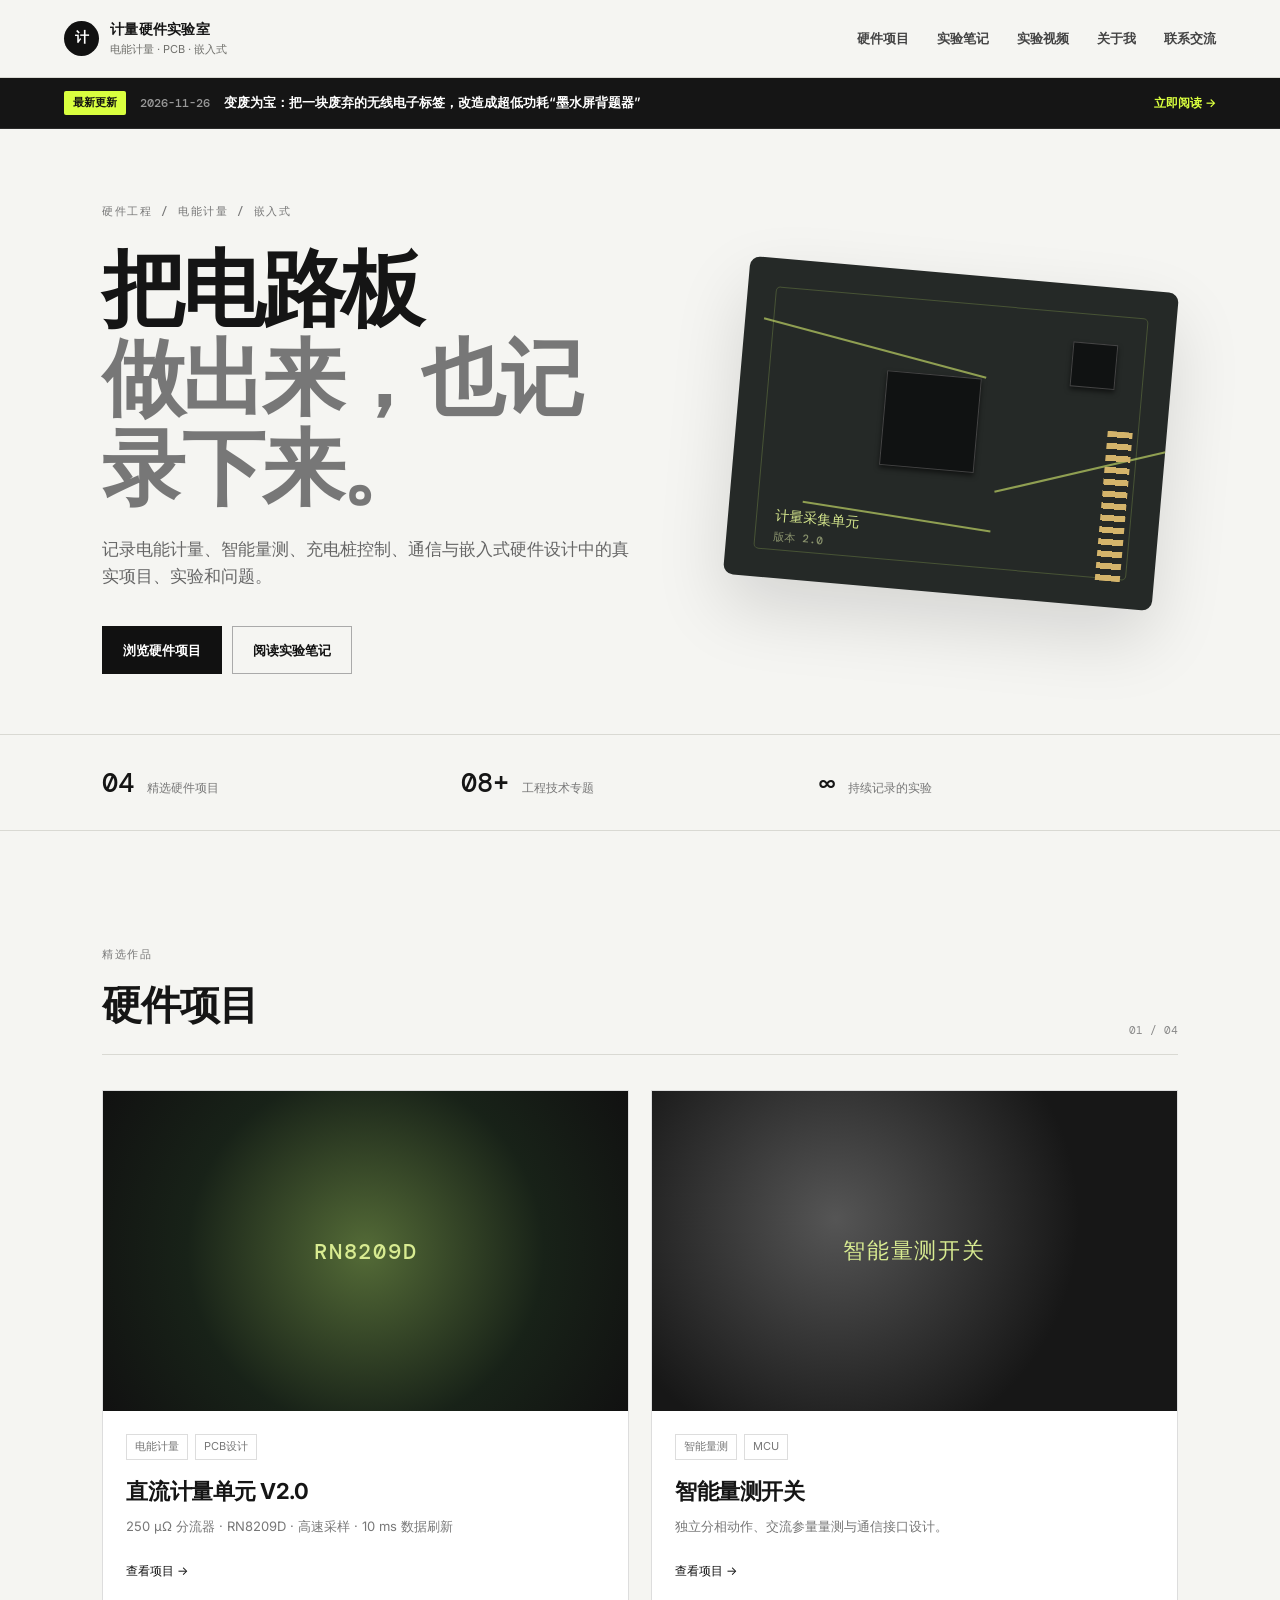
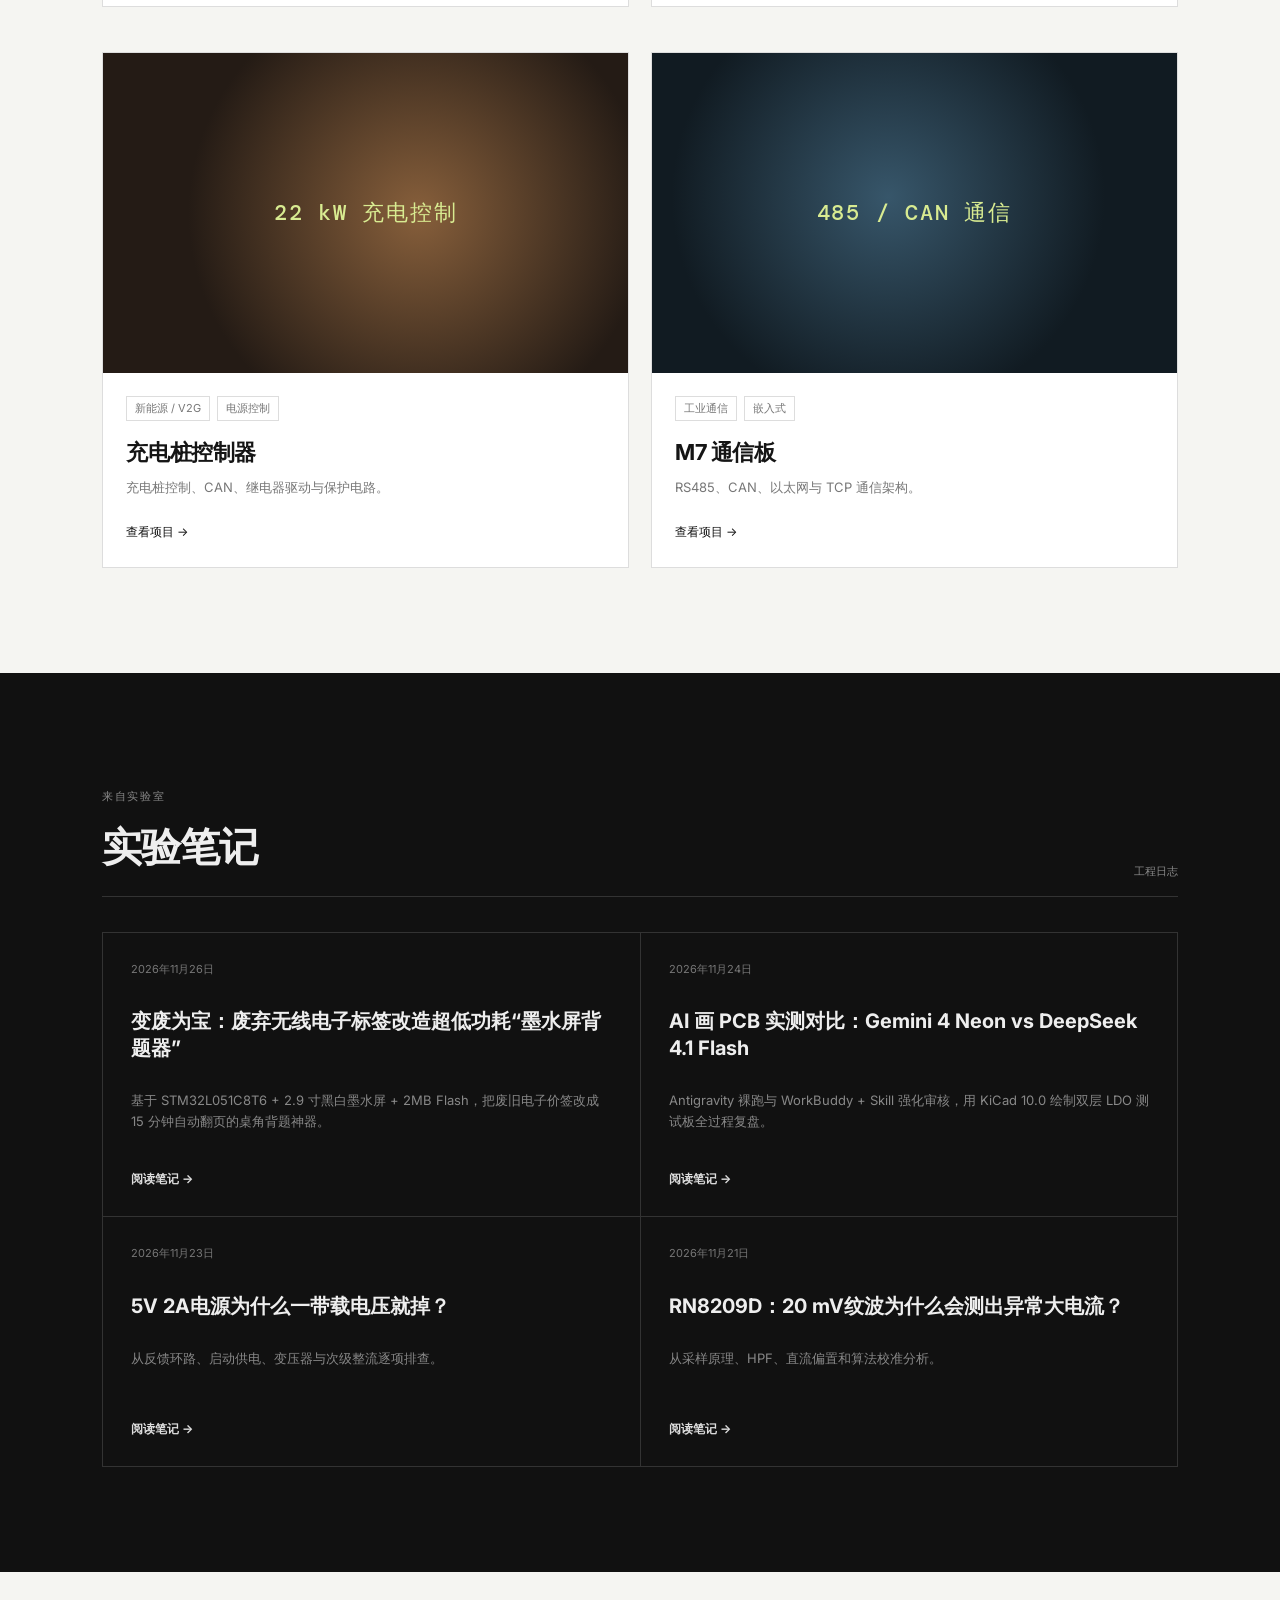
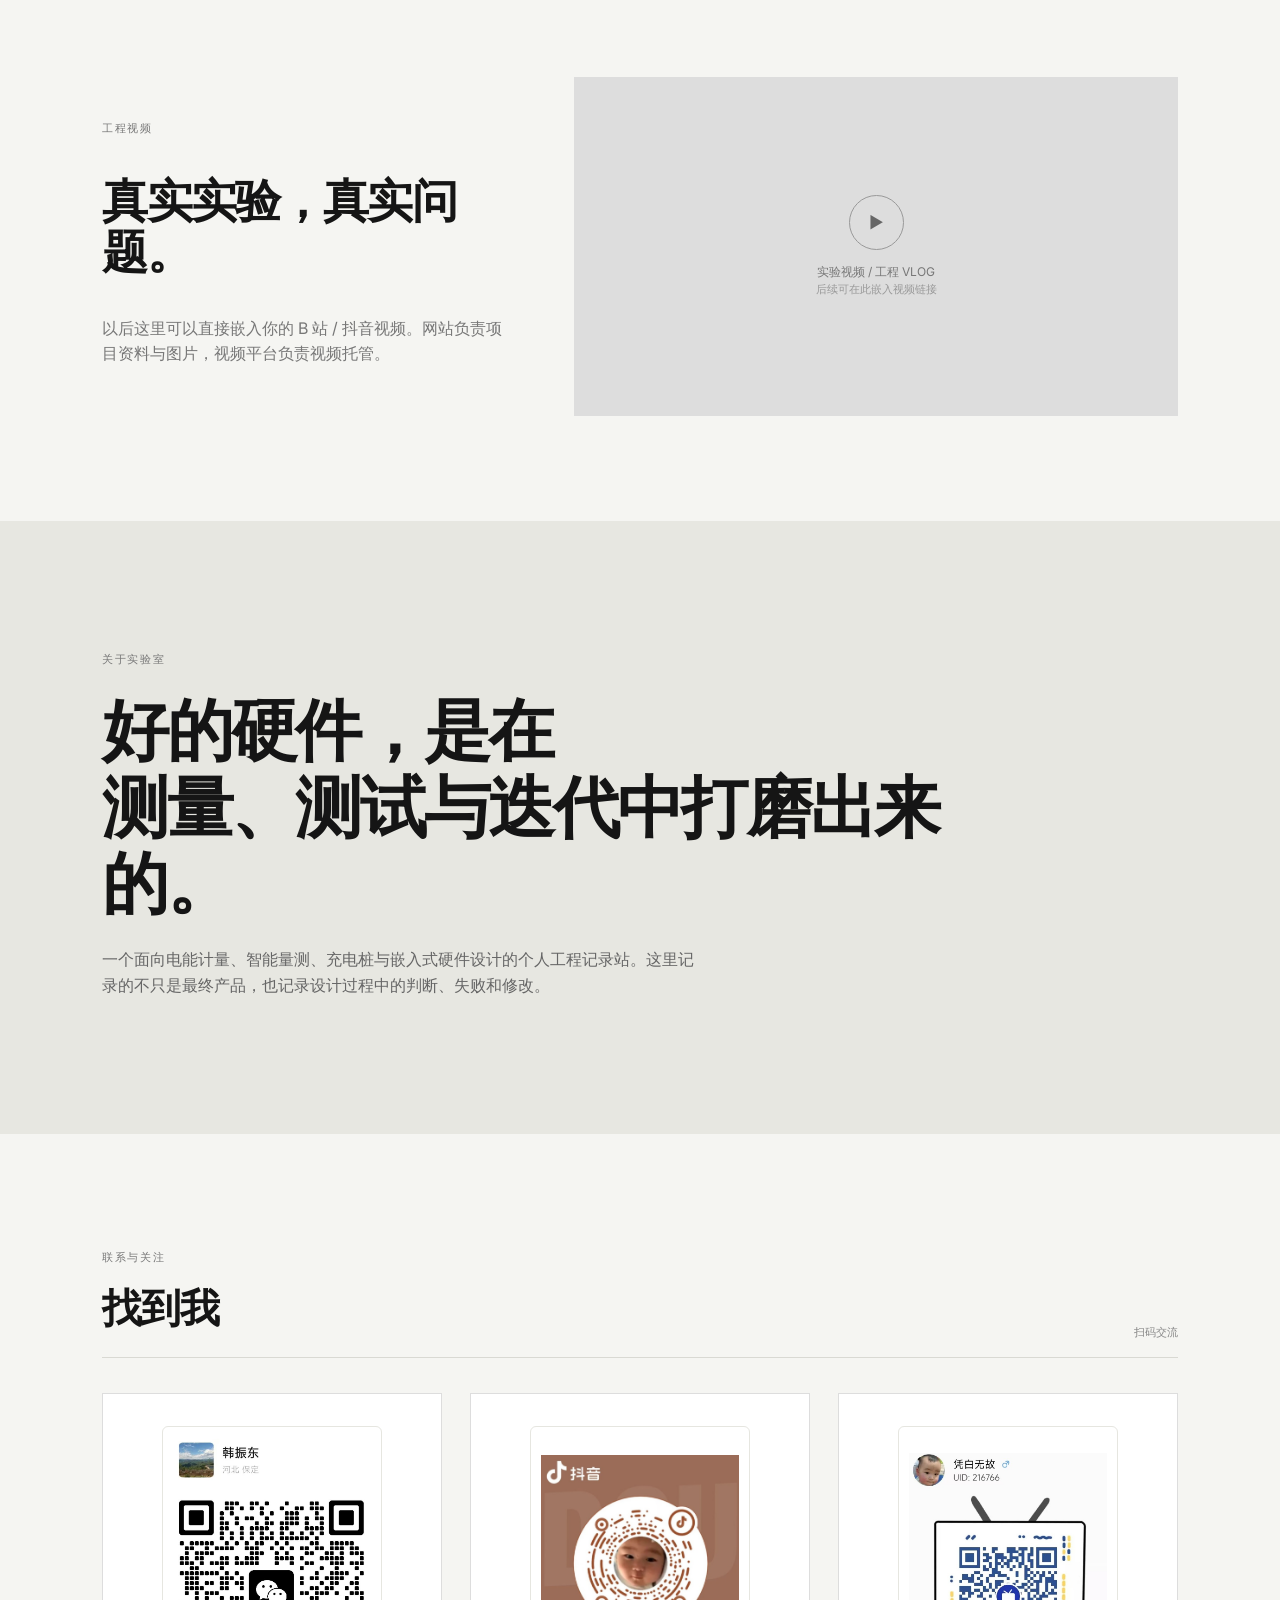
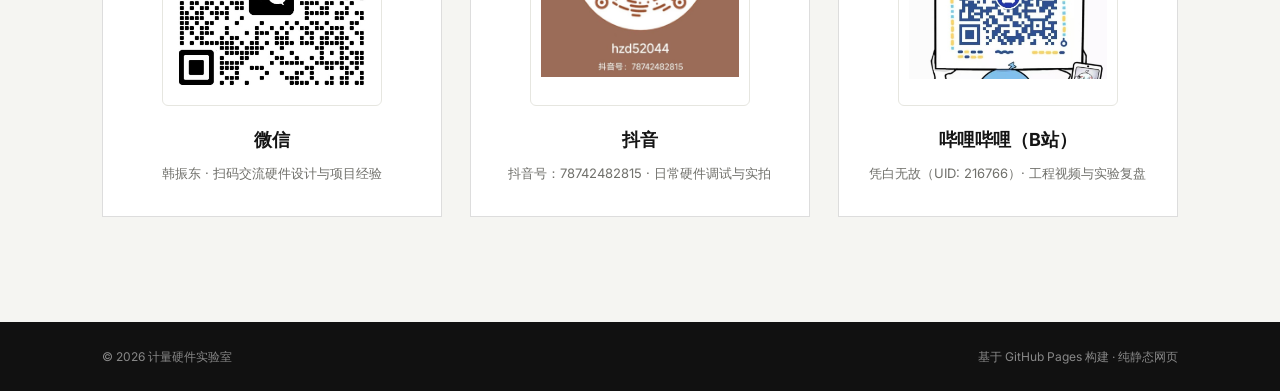
<file: index.html>
<!doctype html>
<html lang="zh-CN">
<head>
<meta charset="utf-8">
<meta name="viewport" content="width=device-width, initial-scale=1">
<meta name="description" content="计量硬件实验室 — 电能计量、智能量测、PCB与嵌入式硬件设计个人记录站">
<title>计量硬件实验室</title>
<link rel="stylesheet" href="style.css">
</head>
<body>
<header class="site-header">
  <a class="brand" href="index.html">
    <span class="brand-mark">计</span>
    <span><b>计量硬件实验室</b><small>电能计量 · PCB · 嵌入式</small></span>
  </a>
  <nav>
    <a href="#projects">硬件项目</a>
    <a href="#notes">实验笔记</a>
    <a href="#vlog">实验视频</a>
    <a href="#about">关于我</a>
    <a href="#contact">联系交流</a>
  </nav>
</header>

<main>
<a class="latest-bar" href="note-eink-flashcard.html">
  <span class="latest-badge">最新更新</span>
  <span class="latest-date">2026-11-26</span>
  <span class="latest-title">变废为宝：把一块废弃的无线电子标签，改造成超低功耗“墨水屏背题器”</span>
  <span class="latest-cta">立即阅读 →</span>
</a>

<section class="hero">
  <div class="hero-copy">
    <p class="eyebrow">硬件工程 / 电能计量 / 嵌入式</p>
    <h1>把电路板<br><em>做出来，也记录下来。</em></h1>
    <p class="lead">记录电能计量、智能量测、充电桩控制、通信与嵌入式硬件设计中的真实项目、实验和问题。</p>
    <div class="hero-actions">
      <a class="button primary" href="#projects">浏览硬件项目</a>
      <a class="button" href="#notes">阅读实验笔记</a>
    </div>
  </div>
  <div class="hero-board">
    <div class="pcb">
      <div class="chip c1"></div><div class="chip c2"></div>
      <div class="trace t1"></div><div class="trace t2"></div><div class="trace t3"></div>
      <div class="label">计量采集单元<br><small>版本 2.0</small></div>
      <div class="pads"></div>
    </div>
  </div>
</section>

<section class="stats">
  <div><strong>04</strong><span>精选硬件项目</span></div>
  <div><strong>08+</strong><span>工程技术专题</span></div>
  <div><strong>∞</strong><span>持续记录的实验</span></div>
</section>

<section id="projects" class="section">
  <div class="section-head"><div><p class="eyebrow">精选作品</p><h2>硬件项目</h2></div><span>01 / 04</span></div>
  <div class="project-grid">
    <article class="project-card featured">
      <div class="project-image board-image"><span>RN8209D</span></div>
      <div class="card-body"><div class="tags"><span>电能计量</span><span>PCB设计</span></div><h3>直流计量单元 V2.0</h3><p>250 μΩ 分流器 · RN8209D · 高速采样 · 10 ms 数据刷新</p><a href="#">查看项目 →</a></div>
    </article>
    <article class="project-card">
      <div class="project-image board-image dark"><span>智能量测开关</span></div>
      <div class="card-body"><div class="tags"><span>智能量测</span><span>MCU</span></div><h3>智能量测开关</h3><p>独立分相动作、交流参量量测与通信接口设计。</p><a href="#">查看项目 →</a></div>
    </article>
    <article class="project-card">
      <div class="project-image board-image copper"><span>22 kW 充电控制</span></div>
      <div class="card-body"><div class="tags"><span>新能源 / V2G</span><span>电源控制</span></div><h3>充电桩控制器</h3><p>充电桩控制、CAN、继电器驱动与保护电路。</p><a href="#">查看项目 →</a></div>
    </article>
    <article class="project-card">
      <div class="project-image board-image blue"><span>485 / CAN 通信</span></div>
      <div class="card-body"><div class="tags"><span>工业通信</span><span>嵌入式</span></div><h3>M7 通信板</h3><p>RS485、CAN、以太网与 TCP 通信架构。</p><a href="#">查看项目 →</a></div>
    </article>
  </div>
</section>

<section id="notes" class="section notes-section">
  <div class="section-head"><div><p class="eyebrow">来自实验室</p><h2>实验笔记</h2></div><span>工程日志</span></div>
  <div class="notes">
    <a href="note-eink-flashcard.html" class="note"><time>2026年11月26日</time><h3>变废为宝：废弃无线电子标签改造超低功耗“墨水屏背题器”</h3><p>基于 STM32L051C8T6 + 2.9 寸黑白墨水屏 + 2MB Flash，把废旧电子价签改成 15 分钟自动翻页的桌角背题神器。</p><b>阅读笔记 →</b></a>
    <a href="note-kicad-ai-compare.html" class="note"><time>2026年11月24日</time><h3>AI 画 PCB 实测对比：Gemini 4 Neon vs DeepSeek 4.1 Flash</h3><p>Antigravity 裸跑与 WorkBuddy + Skill 强化审核，用 KiCad 10.0 绘制双层 LDO 测试板全过程复盘。</p><b>阅读笔记 →</b></a>
    <a href="#" class="note"><time>2026年11月23日</time><h3>5V 2A电源为什么一带载电压就掉？</h3><p>从反馈环路、启动供电、变压器与次级整流逐项排查。</p><b>阅读笔记 →</b></a>
    <a href="#" class="note"><time>2026年11月21日</time><h3>RN8209D：20 mV纹波为什么会测出异常大电流？</h3><p>从采样原理、HPF、直流偏置和算法校准分析。</p><b>阅读笔记 →</b></a>
  </div>
</section>

<section id="vlog" class="section vlog">
  <div>
    <p class="eyebrow">工程视频</p>
    <h2>真实实验，真实问题。</h2>
    <p>以后这里可以直接嵌入你的 B 站 / 抖音视频。网站负责项目资料与图片，视频平台负责视频托管。</p>
  </div>
  <div class="video-placeholder"><span>▶</span><p>实验视频 / 工程 VLOG</p><small>后续可在此嵌入视频链接</small></div>
</section>

<section id="about" class="about">
  <p class="eyebrow">关于实验室</p>
  <h2>好的硬件，是在<br>测量、测试与迭代中打磨出来的。</h2>
  <p>一个面向电能计量、智能量测、充电桩与嵌入式硬件设计的个人工程记录站。这里记录的不只是最终产品，也记录设计过程中的判断、失败和修改。</p>
</section>

<section id="contact" class="section contact-section">
  <div class="section-head">
    <div>
      <p class="eyebrow">联系与关注</p>
      <h2>找到我</h2>
    </div>
    <span>扫码交流</span>
  </div>
  <div class="qr-grid">
    <div class="qr-card">
      <div class="qr-box">
        <img src="assets/qr-wechat.jpg" alt="微信二维码 - 韩振东">
      </div>
      <h3>微信</h3>
      <p>韩振东 · 扫码交流硬件设计与项目经验</p>
    </div>
    <div class="qr-card">
      <div class="qr-box">
        <img src="assets/qr-douyin.jpg" alt="抖音二维码 - hzd52044">
      </div>
      <h3>抖音</h3>
      <p>抖音号：78742482815 · 日常硬件调试与实拍</p>
    </div>
    <div class="qr-card">
      <div class="qr-box">
        <img src="assets/qr-bilibili.jpg" alt="B站账号二维码 - 凭白无故">
      </div>
      <h3>哔哩哔哩（B站）</h3>
      <p>凭白无故（UID: 216766）· 工程视频与实验复盘</p>
    </div>
  </div>
</section>
</main>

<footer><span>© 2026 计量硬件实验室</span><span>基于 GitHub Pages 构建 · 纯静态网页</span></footer>
</body>
</html>
</file>
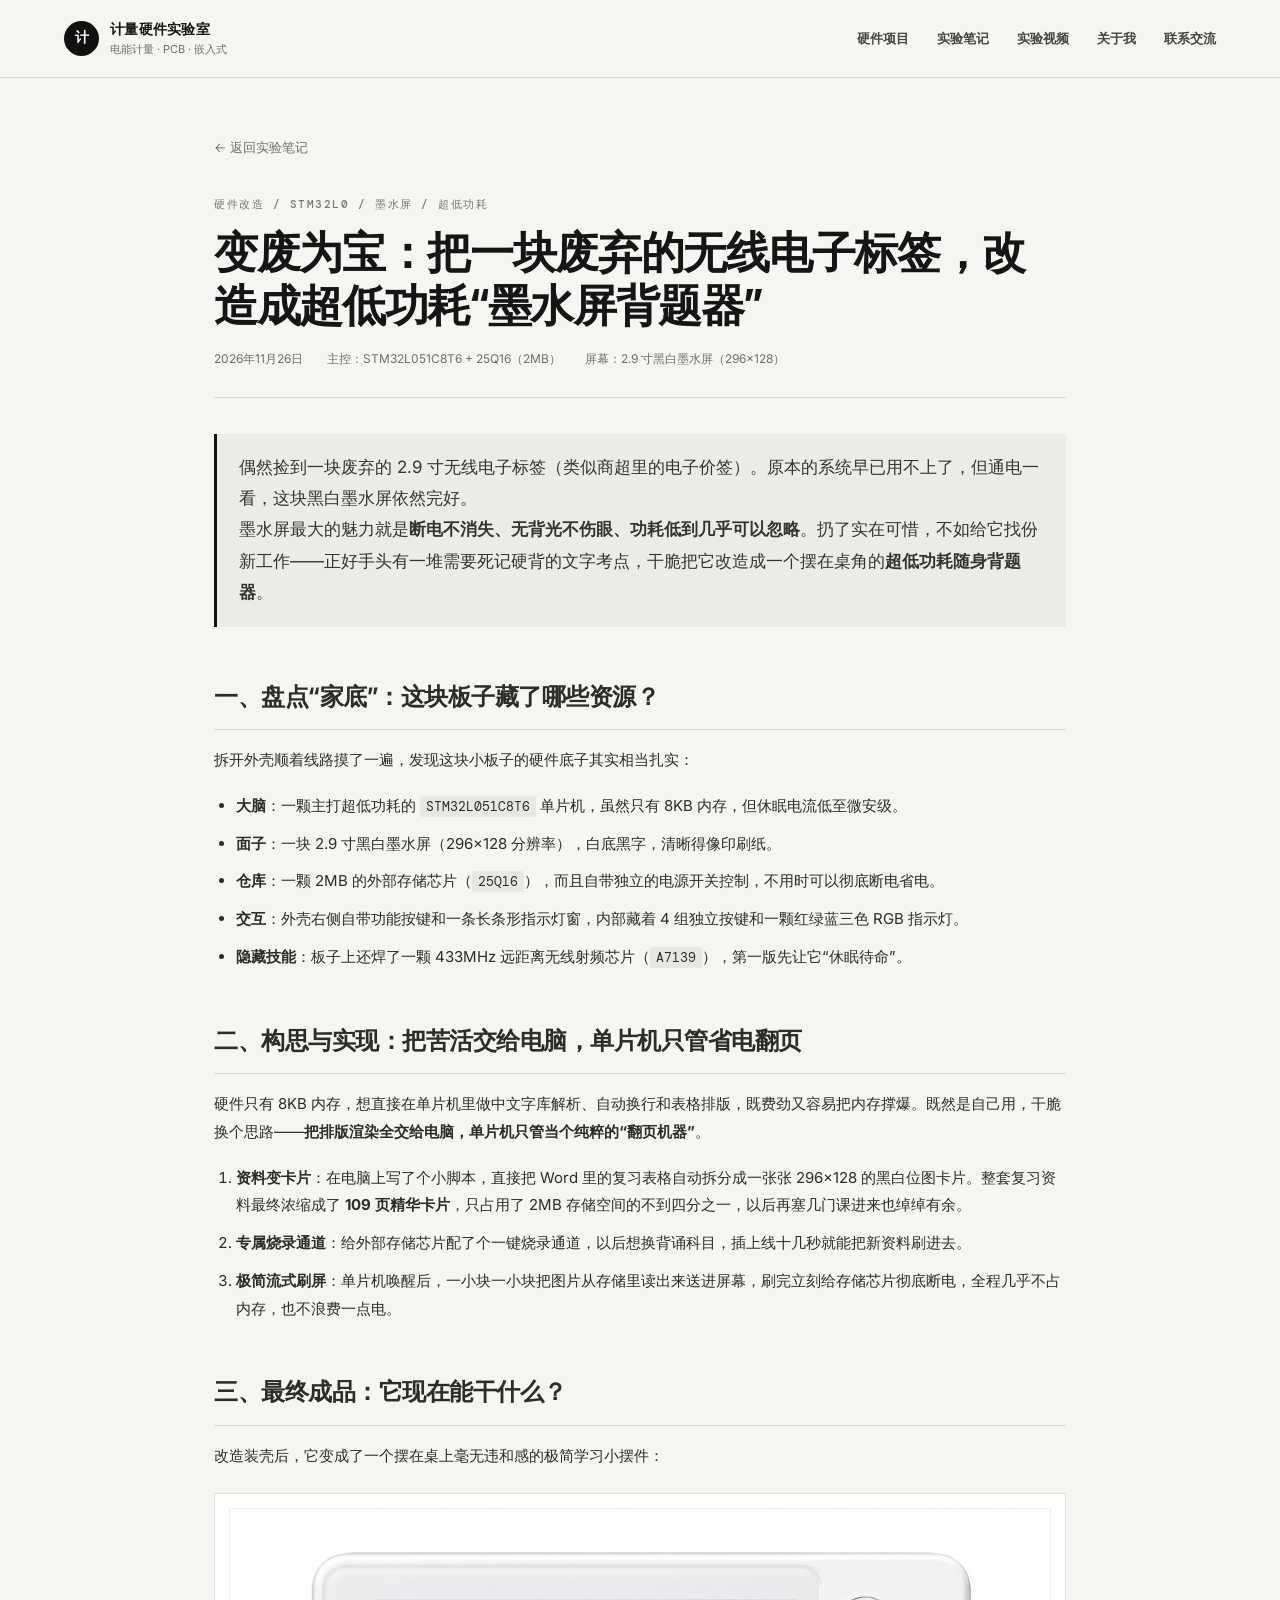
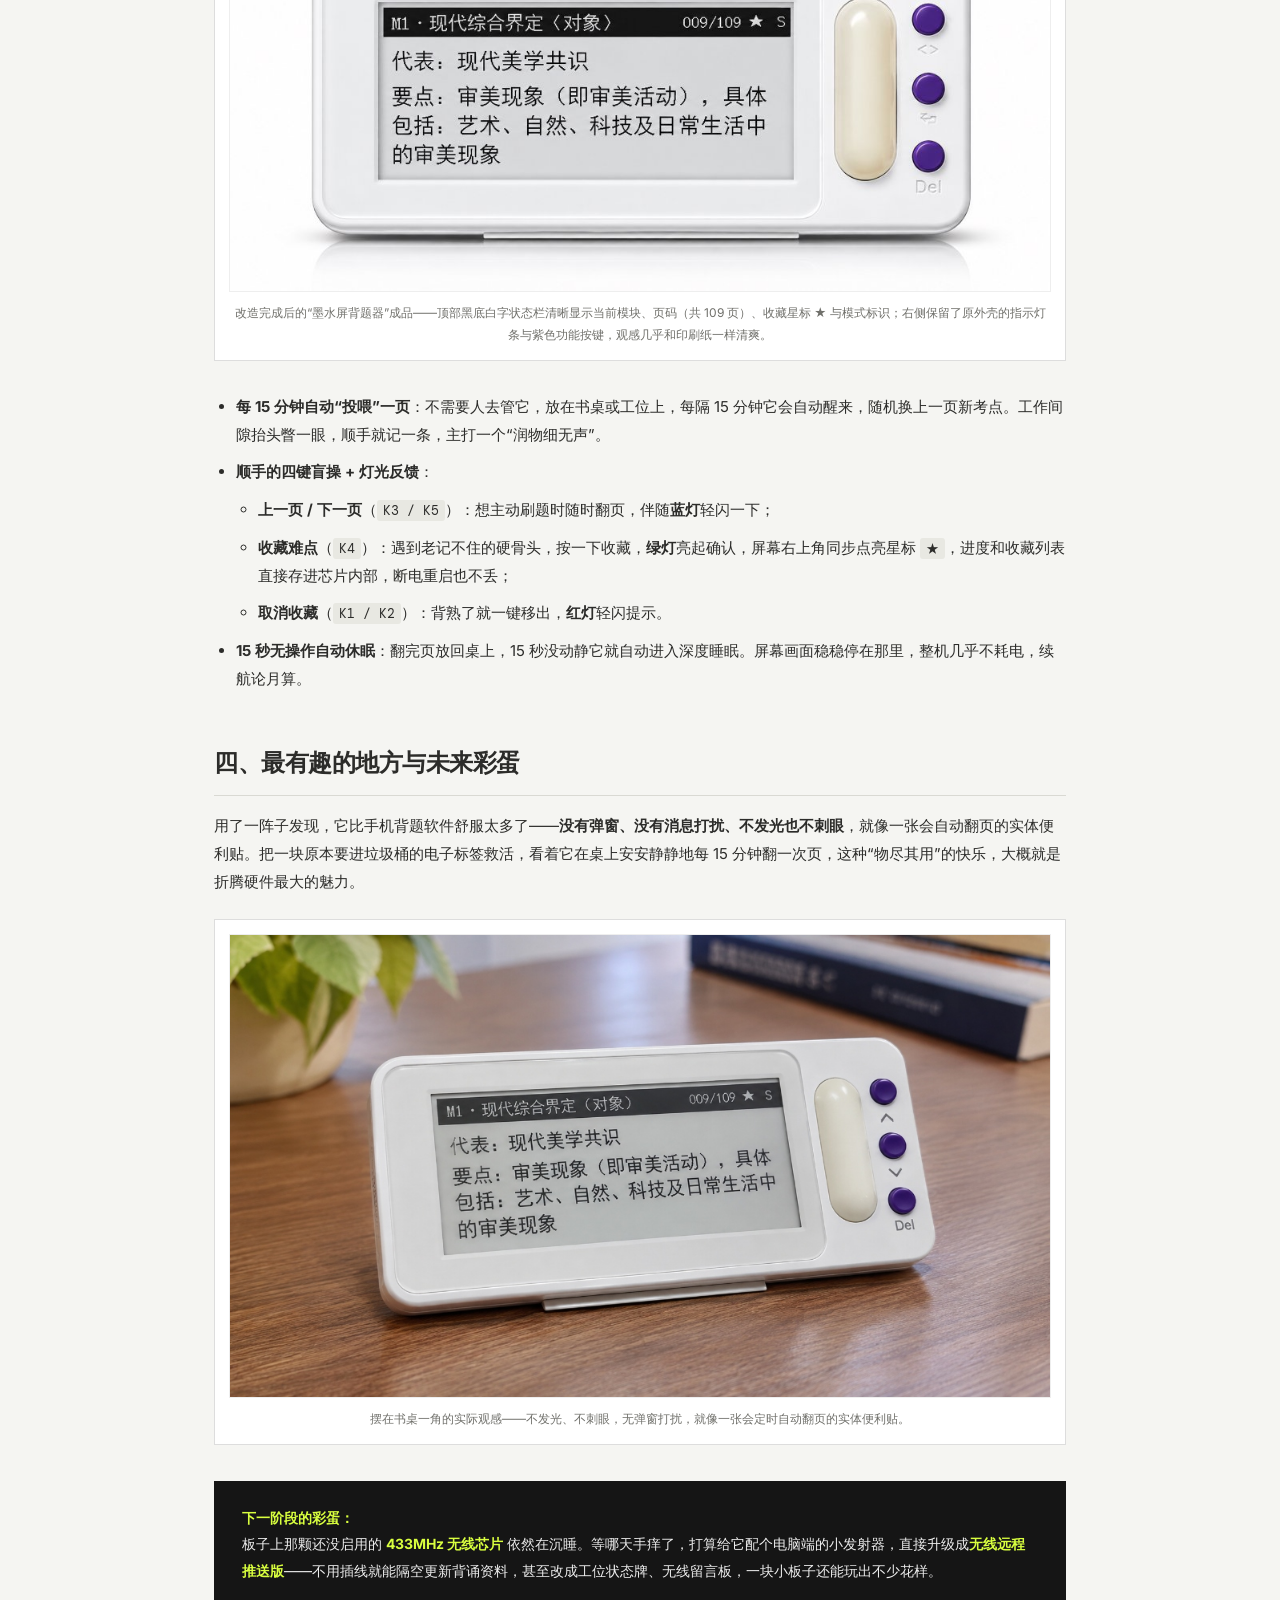
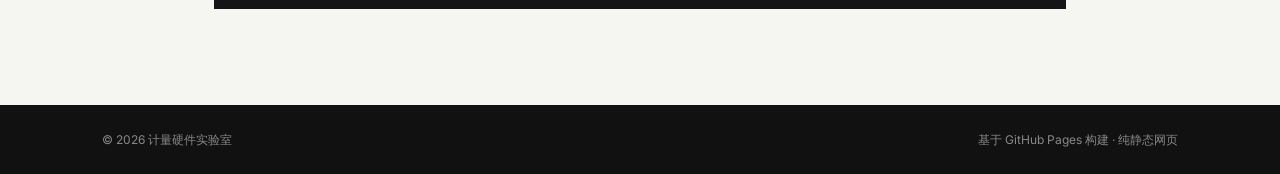
<file: note-eink-flashcard.html>
<!doctype html>
<html lang="zh-CN">
<head>
<meta charset="utf-8">
<meta name="viewport" content="width=device-width, initial-scale=1">
<meta name="description" content="把一块废弃的 2.9 寸无线电子标签（STM32L051C8T6 + 25Q16 + A7139）改造成超低功耗随身墨水屏背题器的完整硬件拆解、软件思路与成品实录。">
<title>变废为宝：废弃无线电子标签改造超低功耗墨水屏背题器 — 计量硬件实验室</title>
<link rel="stylesheet" href="style.css">
</head>
<body>
<header class="site-header">
  <a class="brand" href="index.html">
    <span class="brand-mark">计</span>
    <span><b>计量硬件实验室</b><small>电能计量 · PCB · 嵌入式</small></span>
  </a>
  <nav>
    <a href="index.html#projects">硬件项目</a>
    <a href="index.html#notes">实验笔记</a>
    <a href="index.html#vlog">实验视频</a>
    <a href="index.html#about">关于我</a>
    <a href="index.html#contact">联系交流</a>
  </nav>
</header>

<main class="article-wrap">
  <a class="back-link" href="index.html#notes">← 返回实验笔记</a>

  <header class="article-head">
    <p class="eyebrow">硬件改造 / STM32L0 / 墨水屏 / 超低功耗</p>
    <h1>变废为宝：把一块废弃的无线电子标签，改造成超低功耗“墨水屏背题器”</h1>
    <div class="article-meta">
      <span>2026年11月26日</span>
      <span>主控：STM32L051C8T6 + 25Q16（2MB）</span>
      <span>屏幕：2.9 寸黑白墨水屏（296×128）</span>
    </div>
  </header>

  <article class="article-body">
    <p class="article-lead">
      偶然捡到一块废弃的 2.9 寸无线电子标签（类似商超里的电子价签）。原本的系统早已用不上了，但通电一看，这块黑白墨水屏依然完好。<br>
      墨水屏最大的魅力就是<strong>断电不消失、无背光不伤眼、功耗低到几乎可以忽略</strong>。扔了实在可惜，不如给它找份新工作——正好手头有一堆需要死记硬背的文字考点，干脆把它改造成一个摆在桌角的<strong>超低功耗随身背题器</strong>。
    </p>

    <h2>一、盘点“家底”：这块板子藏了哪些资源？</h2>
    <p>
      拆开外壳顺着线路摸了一遍，发现这块小板子的硬件底子其实相当扎实：
    </p>
    <ul>
      <li><strong>大脑</strong>：一颗主打超低功耗的 <code>STM32L051C8T6</code> 单片机，虽然只有 8KB 内存，但休眠电流低至微安级。</li>
      <li><strong>面子</strong>：一块 2.9 寸黑白墨水屏（296×128 分辨率），白底黑字，清晰得像印刷纸。</li>
      <li><strong>仓库</strong>：一颗 2MB 的外部存储芯片（<code>25Q16</code>），而且自带独立的电源开关控制，不用时可以彻底断电省电。</li>
      <li><strong>交互</strong>：外壳右侧自带功能按键和一条长条形指示灯窗，内部藏着 4 组独立按键和一颗红绿蓝三色 RGB 指示灯。</li>
      <li><strong>隐藏技能</strong>：板子上还焊了一颗 433MHz 远距离无线射频芯片（<code>A7139</code>），第一版先让它“休眠待命”。</li>
    </ul>

    <!-- 待补充照片 1（拆机/裸板图）：将图片放到 assets/eink-flashcard/eink-teardown.jpg 后取消下方注释即可显示
    <figure class="article-figure">
      <img src="assets/eink-flashcard/eink-teardown.jpg" alt="废弃无线电子标签拆机内部主板">
      <figcaption>图 1：拆开外壳后的内部主板，麻雀虽小五脏俱全，主控、2MB 存储、三色灯和 433MHz 射频芯片一应俱全。</figcaption>
    </figure>
    -->

    <h2>二、构思与实现：把苦活交给电脑，单片机只管省电翻页</h2>
    <p>
      硬件只有 8KB 内存，想直接在单片机里做中文字库解析、自动换行和表格排版，既费劲又容易把内存撑爆。既然是自己用，干脆换个思路——<strong>把排版渲染全交给电脑，单片机只管当个纯粹的“翻页机器”</strong>。
    </p>
    <ol>
      <li><strong>资料变卡片</strong>：在电脑上写了个小脚本，直接把 Word 里的复习表格自动拆分成一张张 296×128 的黑白位图卡片。整套复习资料最终浓缩成了 <strong>109 页精华卡片</strong>，只占用了 2MB 存储空间的不到四分之一，以后再塞几门课进来也绰绰有余。</li>
      <li><strong>专属烧录通道</strong>：给外部存储芯片配了个一键烧录通道，以后想换背诵科目，插上线十几秒就能把新资料刷进去。</li>
      <li><strong>极简流式刷屏</strong>：单片机唤醒后，一小块一小块把图片从存储里读出来送进屏幕，刷完立刻给存储芯片彻底断电，全程几乎不占内存，也不浪费一点电。</li>
    </ol>

    <h2>三、最终成品：它现在能干什么？</h2>
    <p>
      改造装壳后，它变成了一个摆在桌上毫无违和感的极简学习小摆件：
    </p>

    <figure class="article-figure">
      <img src="assets/eink-flashcard/eink-finished.jpg" alt="改造完成后的墨水屏背题器成品实拍">
      <figcaption>改造完成后的“墨水屏背题器”成品——顶部黑底白字状态栏清晰显示当前模块、页码（共 109 页）、收藏星标 ★ 与模式标识；右侧保留了原外壳的指示灯条与紫色功能按键，观感几乎和印刷纸一样清爽。</figcaption>
    </figure>

    <ul>
      <li><strong>每 15 分钟自动“投喂”一页</strong>：不需要人去管它，放在书桌或工位上，每隔 15 分钟它会自动醒来，随机换上一页新考点。工作间隙抬头瞥一眼，顺手就记一条，主打一个“润物细无声”。</li>
      <li>
        <strong>顺手的四键盲操 + 灯光反馈</strong>：
        <ul>
          <li><strong>上一页 / 下一页</strong>（<code>K3 / K5</code>）：想主动刷题时随时翻页，伴随<strong>蓝灯</strong>轻闪一下；</li>
          <li><strong>收藏难点</strong>（<code>K4</code>）：遇到老记不住的硬骨头，按一下收藏，<strong>绿灯</strong>亮起确认，屏幕右上角同步点亮星标 <code>★</code>，进度和收藏列表直接存进芯片内部，断电重启也不丢；</li>
          <li><strong>取消收藏</strong>（<code>K1 / K2</code>）：背熟了就一键移出，<strong>红灯</strong>轻闪提示。</li>
        </ul>
      </li>
      <li><strong>15 秒无操作自动休眠</strong>：翻完页放回桌上，15 秒没动静它就自动进入深度睡眠。屏幕画面稳稳停在那里，整机几乎不耗电，续航论月算。</li>
    </ul>

    <h2>四、最有趣的地方与未来彩蛋</h2>
    <p>
      用了一阵子发现，它比手机背题软件舒服太多了——<strong>没有弹窗、没有消息打扰、不发光也不刺眼</strong>，就像一张会自动翻页的实体便利贴。把一块原本要进垃圾桶的电子标签救活，看着它在桌上安安静静地每 15 分钟翻一次页，这种“物尽其用”的快乐，大概就是折腾硬件最大的魅力。
    </p>

    <figure class="article-figure">
      <img src="assets/eink-flashcard/eink-desk.jpg" alt="墨水屏背题器摆在书桌一角的实际效果">
      <figcaption>摆在书桌一角的实际观感——不发光、不刺眼，无弹窗打扰，就像一张会定时自动翻页的实体便利贴。</figcaption>
    </figure>

    <div class="callout">
      <strong>下一阶段的彩蛋：</strong><br>
      板子上那颗还没启用的 <strong>433MHz 无线芯片</strong> 依然在沉睡。等哪天手痒了，打算给它配个电脑端的小发射器，直接升级成<strong>无线远程推送版</strong>——不用插线就能隔空更新背诵资料，甚至改成工位状态牌、无线留言板，一块小板子还能玩出不少花样。
    </div>
  </article>
</main>

<footer><span>© 2026 计量硬件实验室</span><span>基于 GitHub Pages 构建 · 纯静态网页</span></footer>
</body>
</html>
</file>
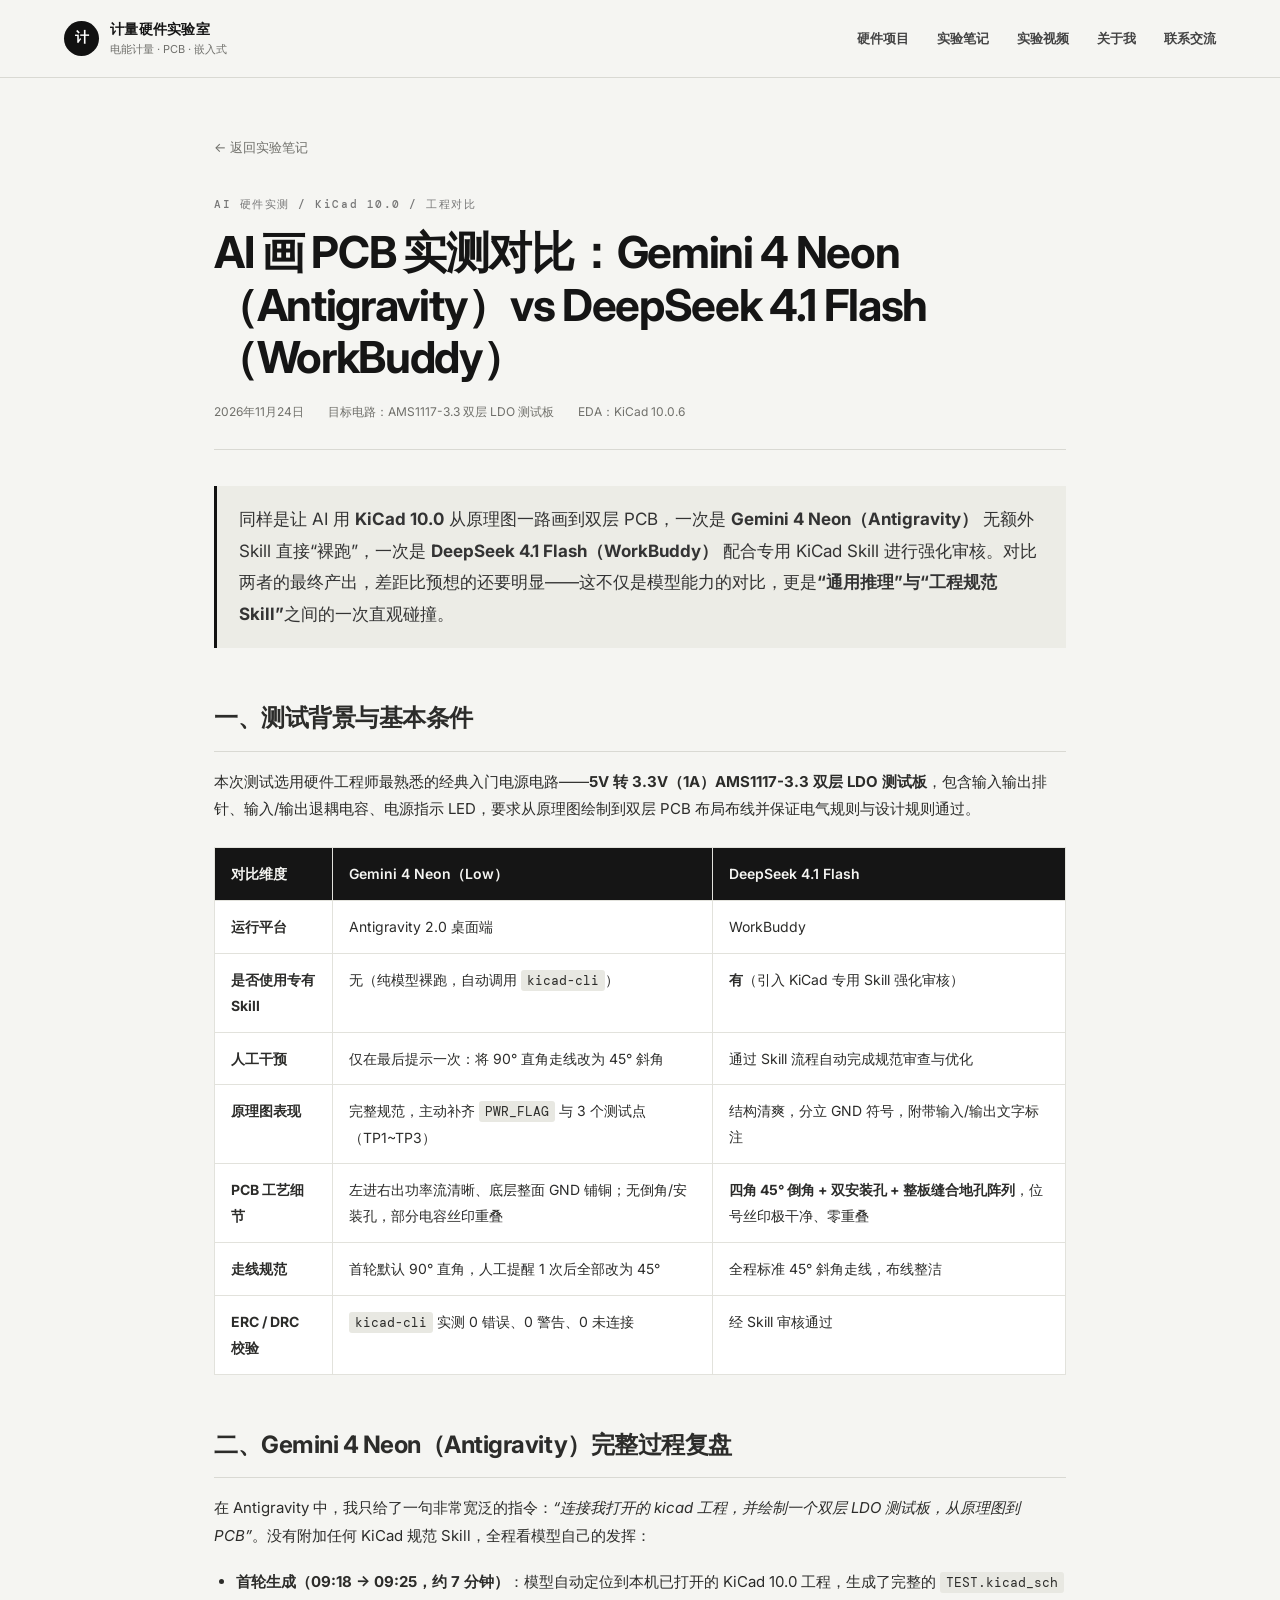
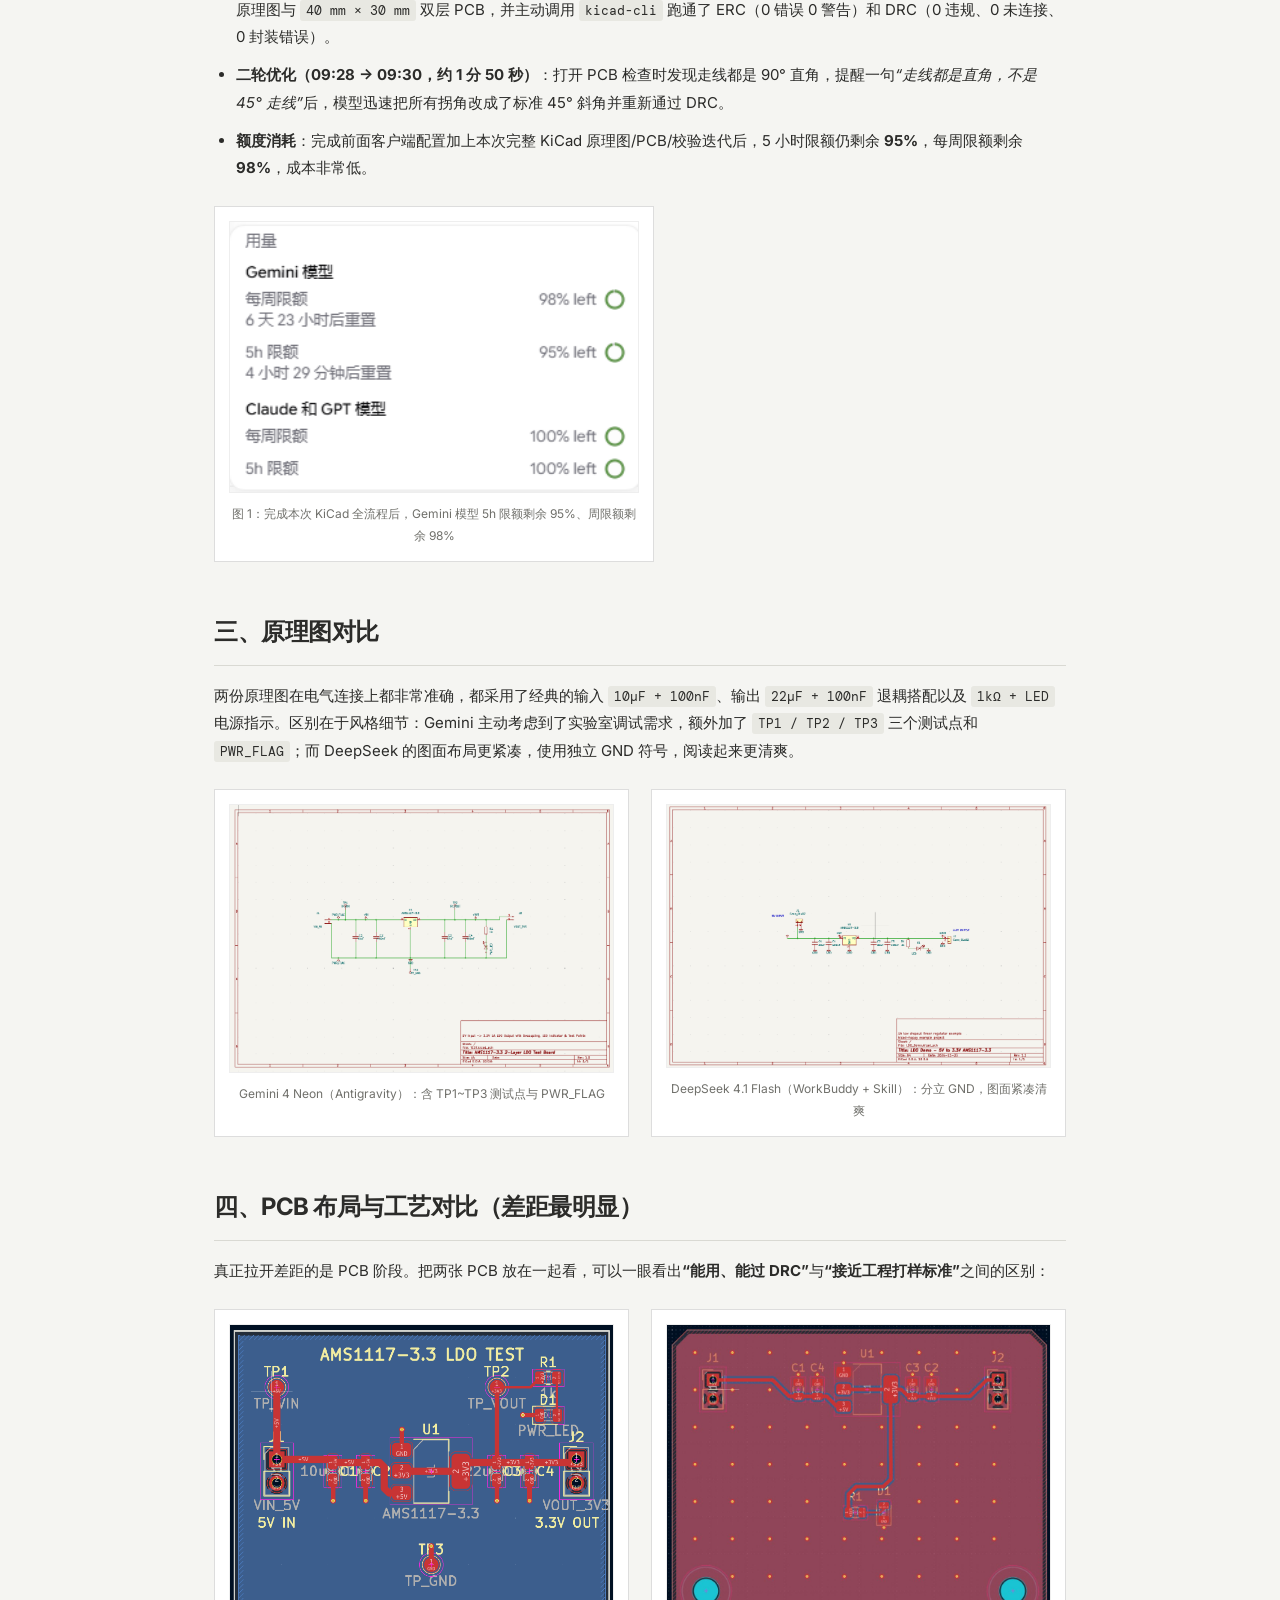
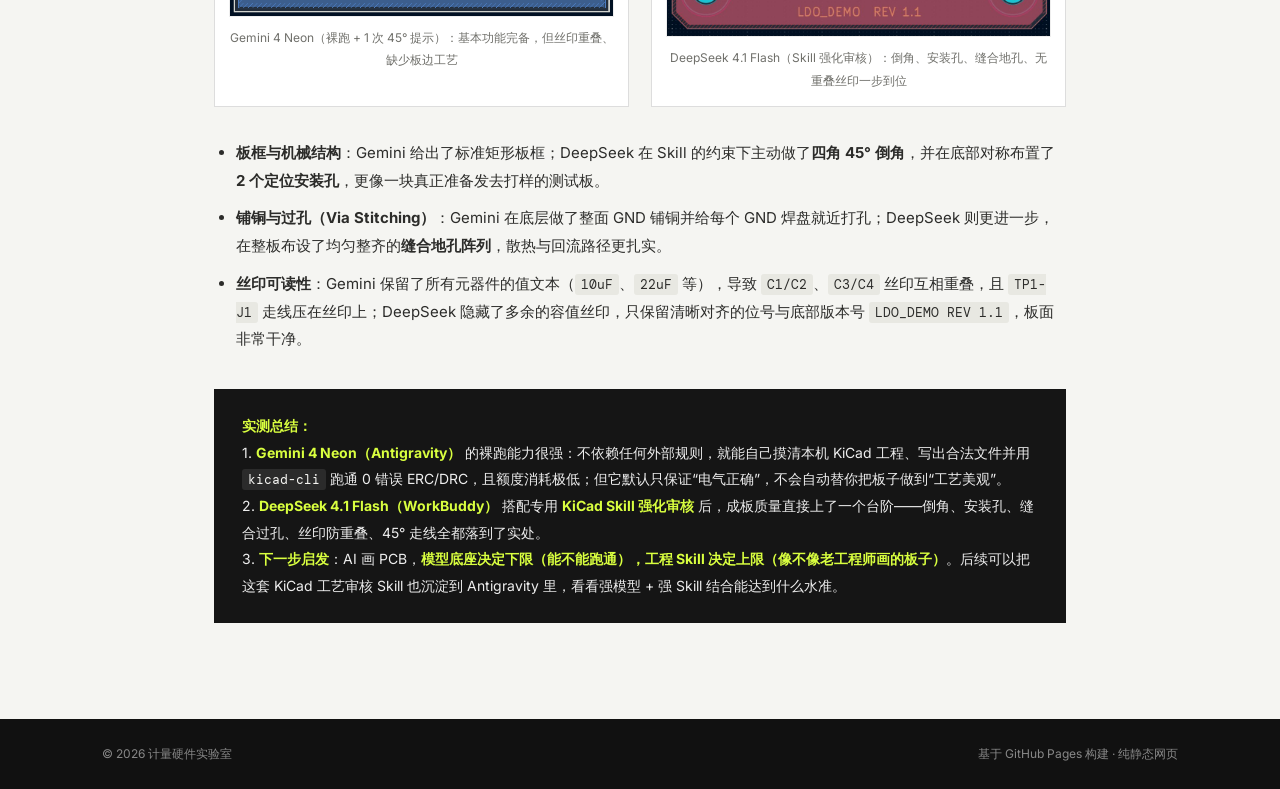
<file: note-kicad-ai-compare.html>
<!doctype html>
<html lang="zh-CN">
<head>
<meta charset="utf-8">
<meta name="viewport" content="width=device-width, initial-scale=1">
<meta name="description" content="实测对比 Gemini 4 Neon（Antigravity）与 DeepSeek 4.1 Flash（WorkBuddy + Skill）使用 KiCad 10.0 绘制双层 AMS1117-3.3 LDO 测试板的完整过程与结果。">
<title>AI 画 PCB 实测对比：Gemini 4 Neon vs DeepSeek 4.1 Flash — 计量硬件实验室</title>
<link rel="stylesheet" href="style.css">
</head>
<body>
<header class="site-header">
  <a class="brand" href="index.html">
    <span class="brand-mark">计</span>
    <span><b>计量硬件实验室</b><small>电能计量 · PCB · 嵌入式</small></span>
  </a>
  <nav>
    <a href="index.html#projects">硬件项目</a>
    <a href="index.html#notes">实验笔记</a>
    <a href="index.html#vlog">实验视频</a>
    <a href="index.html#about">关于我</a>
    <a href="index.html#contact">联系交流</a>
  </nav>
</header>

<main class="article-wrap">
  <a class="back-link" href="index.html#notes">← 返回实验笔记</a>

  <header class="article-head">
    <p class="eyebrow">AI 硬件实测 / KiCad 10.0 / 工程对比</p>
    <h1>AI 画 PCB 实测对比：Gemini 4 Neon（Antigravity）vs DeepSeek 4.1 Flash（WorkBuddy）</h1>
    <div class="article-meta">
      <span>2026年11月24日</span>
      <span>目标电路：AMS1117-3.3 双层 LDO 测试板</span>
      <span>EDA：KiCad 10.0.6</span>
    </div>
  </header>

  <article class="article-body">
    <p class="article-lead">
      同样是让 AI 用 <strong>KiCad 10.0</strong> 从原理图一路画到双层 PCB，一次是 <strong>Gemini 4 Neon（Antigravity）</strong> 无额外 Skill 直接“裸跑”，一次是 <strong>DeepSeek 4.1 Flash（WorkBuddy）</strong> 配合专用 KiCad Skill 进行强化审核。对比两者的最终产出，差距比预想的还要明显——这不仅是模型能力的对比，更是<strong>“通用推理”与“工程规范 Skill”</strong>之间的一次直观碰撞。
    </p>

    <h2>一、测试背景与基本条件</h2>
    <p>
      本次测试选用硬件工程师最熟悉的经典入门电源电路——<strong>5V 转 3.3V（1A）AMS1117-3.3 双层 LDO 测试板</strong>，包含输入输出排针、输入/输出退耦电容、电源指示 LED，要求从原理图绘制到双层 PCB 布局布线并保证电气规则与设计规则通过。
    </p>

    <div class="table-scroll">
      <table class="compare-table">
        <thead>
          <tr>
            <th>对比维度</th>
            <th>Gemini 4 Neon（Low）</th>
            <th>DeepSeek 4.1 Flash</th>
          </tr>
        </thead>
        <tbody>
          <tr>
            <td><strong>运行平台</strong></td>
            <td>Antigravity 2.0 桌面端</td>
            <td>WorkBuddy</td>
          </tr>
          <tr>
            <td><strong>是否使用专有 Skill</strong></td>
            <td>无（纯模型裸跑，自动调用 <code>kicad-cli</code>）</td>
            <td><strong>有</strong>（引入 KiCad 专用 Skill 强化审核）</td>
          </tr>
          <tr>
            <td><strong>人工干预</strong></td>
            <td>仅在最后提示一次：将 90° 直角走线改为 45° 斜角</td>
            <td>通过 Skill 流程自动完成规范审查与优化</td>
          </tr>
          <tr>
            <td><strong>原理图表现</strong></td>
            <td>完整规范，主动补齐 <code>PWR_FLAG</code> 与 3 个测试点（TP1~TP3）</td>
            <td>结构清爽，分立 GND 符号，附带输入/输出文字标注</td>
          </tr>
          <tr>
            <td><strong>PCB 工艺细节</strong></td>
            <td>左进右出功率流清晰、底层整面 GND 铺铜；无倒角/安装孔，部分电容丝印重叠</td>
            <td><strong>四角 45° 倒角 + 双安装孔 + 整板缝合地孔阵列</strong>，位号丝印极干净、零重叠</td>
          </tr>
          <tr>
            <td><strong>走线规范</strong></td>
            <td>首轮默认 90° 直角，人工提醒 1 次后全部改为 45°</td>
            <td>全程标准 45° 斜角走线，布线整洁</td>
          </tr>
          <tr>
            <td><strong>ERC / DRC 校验</strong></td>
            <td><code>kicad-cli</code> 实测 0 错误、0 警告、0 未连接</td>
            <td>经 Skill 审核通过</td>
          </tr>
        </tbody>
      </table>
    </div>

    <h2>二、Gemini 4 Neon（Antigravity）完整过程复盘</h2>
    <p>
      在 Antigravity 中，我只给了一句非常宽泛的指令：<em>“连接我打开的 kicad 工程，并绘制一个双层 LDO 测试板，从原理图到 PCB”</em>。没有附加任何 KiCad 规范 Skill，全程看模型自己的发挥：
    </p>
    <ul>
      <li><strong>首轮生成（09:18 → 09:25，约 7 分钟）</strong>：模型自动定位到本机已打开的 KiCad 10.0 工程，生成了完整的 <code>TEST.kicad_sch</code> 原理图与 <code>40 mm × 30 mm</code> 双层 PCB，并主动调用 <code>kicad-cli</code> 跑通了 ERC（0 错误 0 警告）和 DRC（0 违规、0 未连接、0 封装错误）。</li>
      <li><strong>二轮优化（09:28 → 09:30，约 1 分 50 秒）</strong>：打开 PCB 检查时发现走线都是 90° 直角，提醒一句<em>“走线都是直角，不是 45° 走线”</em>后，模型迅速把所有拐角改成了标准 45° 斜角并重新通过 DRC。</li>
      <li><strong>额度消耗</strong>：完成前面客户端配置加上本次完整 KiCad 原理图/PCB/校验迭代后，5 小时限额仍剩余 <strong>95%</strong>，每周限额剩余 <strong>98%</strong>，成本非常低。</li>
    </ul>

    <figure class="article-figure narrow">
      <img src="assets/kicad-compare/gemini-usage.png" alt="Antigravity Gemini 4 Neon 额度消耗截图">
      <figcaption>图 1：完成本次 KiCad 全流程后，Gemini 模型 5h 限额剩余 95%、周限额剩余 98%</figcaption>
    </figure>

    <h2>三、原理图对比</h2>
    <p>
      两份原理图在电气连接上都非常准确，都采用了经典的输入 <code>10µF + 100nF</code>、输出 <code>22µF + 100nF</code> 退耦搭配以及 <code>1kΩ + LED</code> 电源指示。区别在于风格细节：Gemini 主动考虑到了实验室调试需求，额外加了 <code>TP1 / TP2 / TP3</code> 三个测试点和 <code>PWR_FLAG</code>；而 DeepSeek 的图面布局更紧凑，使用独立 GND 符号，阅读起来更清爽。
    </p>

    <div class="compare-grid">
      <figure class="article-figure">
        <img src="assets/kicad-compare/gemini-sch.png" alt="Gemini 4 Neon 生成的 AMS1117-3.3 原理图">
        <figcaption>Gemini 4 Neon（Antigravity）：含 TP1~TP3 测试点与 PWR_FLAG</figcaption>
      </figure>
      <figure class="article-figure">
        <img src="assets/kicad-compare/deepseek-sch.png" alt="DeepSeek 4.1 Flash 生成的 AMS1117-3.3 原理图">
        <figcaption>DeepSeek 4.1 Flash（WorkBuddy + Skill）：分立 GND，图面紧凑清爽</figcaption>
      </figure>
    </div>

    <h2>四、PCB 布局与工艺对比（差距最明显）</h2>
    <p>
      真正拉开差距的是 PCB 阶段。把两张 PCB 放在一起看，可以一眼看出<strong>“能用、能过 DRC”</strong>与<strong>“接近工程打样标准”</strong>之间的区别：
    </p>

    <div class="compare-grid">
      <figure class="article-figure">
        <img src="assets/kicad-compare/gemini-pcb.png" alt="Gemini 4 Neon 生成的 AMS1117-3.3 双层 PCB">
        <figcaption>Gemini 4 Neon（裸跑 + 1 次 45° 提示）：基本功能完备，但丝印重叠、缺少板边工艺</figcaption>
      </figure>
      <figure class="article-figure">
        <img src="assets/kicad-compare/deepseek-pcb.jpg" alt="DeepSeek 4.1 Flash 生成的 AMS1117-3.3 双层 PCB">
        <figcaption>DeepSeek 4.1 Flash（Skill 强化审核）：倒角、安装孔、缝合地孔、无重叠丝印一步到位</figcaption>
      </figure>
    </div>

    <ul>
      <li><strong>板框与机械结构</strong>：Gemini 给出了标准矩形板框；DeepSeek 在 Skill 的约束下主动做了<strong>四角 45° 倒角</strong>，并在底部对称布置了 <strong>2 个定位安装孔</strong>，更像一块真正准备发去打样的测试板。</li>
      <li><strong>铺铜与过孔（Via Stitching）</strong>：Gemini 在底层做了整面 GND 铺铜并给每个 GND 焊盘就近打孔；DeepSeek 则更进一步，在整板布设了均匀整齐的<strong>缝合地孔阵列</strong>，散热与回流路径更扎实。</li>
      <li><strong>丝印可读性</strong>：Gemini 保留了所有元器件的值文本（<code>10uF</code>、<code>22uF</code> 等），导致 <code>C1/C2</code>、<code>C3/C4</code> 丝印互相重叠，且 <code>TP1-J1</code> 走线压在丝印上；DeepSeek 隐藏了多余的容值丝印，只保留清晰对齐的位号与底部版本号 <code>LDO_DEMO REV 1.1</code>，板面非常干净。</li>
    </ul>

    <div class="callout">
      <strong>实测总结：</strong><br>
      1. <strong>Gemini 4 Neon（Antigravity）</strong> 的裸跑能力很强：不依赖任何外部规则，就能自己摸清本机 KiCad 工程、写出合法文件并用 <code>kicad-cli</code> 跑通 0 错误 ERC/DRC，且额度消耗极低；但它默认只保证“电气正确”，不会自动替你把板子做到“工艺美观”。<br>
      2. <strong>DeepSeek 4.1 Flash（WorkBuddy）</strong> 搭配专用 <strong>KiCad Skill 强化审核</strong> 后，成板质量直接上了一个台阶——倒角、安装孔、缝合过孔、丝印防重叠、45° 走线全都落到了实处。<br>
      3. <strong>下一步启发</strong>：AI 画 PCB，<strong>模型底座决定下限（能不能跑通），工程 Skill 决定上限（像不像老工程师画的板子）</strong>。后续可以把这套 KiCad 工艺审核 Skill 也沉淀到 Antigravity 里，看看强模型 + 强 Skill 结合能达到什么水准。
    </div>
  </article>
</main>

<footer><span>© 2026 计量硬件实验室</span><span>基于 GitHub Pages 构建 · 纯静态网页</span></footer>
</body>
</html>
</file>
<file: style.css>
@import url('https://fonts.googleapis.com/css2?family=DM+Mono:wght@400;500&family=Inter:wght@400;500;600;700&display=swap');
:root{--bg:#f5f5f2;--ink:#151515;--muted:#70706b;--line:#d9d9d3;--card:#fff;--accent:#d9ff3f}
*{box-sizing:border-box}html{scroll-behavior:smooth}body{margin:0;background:var(--bg);color:var(--ink);font-family:Inter,"PingFang SC","Microsoft YaHei",Arial,sans-serif;line-height:1.6}
.site-header{height:78px;border-bottom:1px solid var(--line);display:flex;align-items:center;justify-content:space-between;padding:0 5vw;position:sticky;top:0;background:rgba(245,245,242,.92);backdrop-filter:blur(12px);z-index:10}
.brand{display:flex;align-items:center;gap:11px;text-decoration:none;color:inherit}
.brand-mark{display:grid;place-items:center;width:35px;height:35px;background:#111;color:#fff;font:600 14px "PingFang SC","Microsoft YaHei",sans-serif;border-radius:50%}
.brand b{display:block;font-size:14px;letter-spacing:.02em}
.brand small{display:block;color:var(--muted);font-size:11px;margin-top:1px}
.site-header nav{display:flex;gap:28px}
.site-header nav a{color:#444;text-decoration:none;font-size:13px;font-weight:600}
.site-header nav a:hover{color:#000}
.latest-bar{display:flex;align-items:center;gap:14px;padding:13px 5vw;background:#151515;color:#f5f5f2;text-decoration:none;border-bottom:1px solid #2b2b2b;transition:background .2s}
.latest-bar:hover{background:#222}
.latest-badge{background:var(--accent);color:#111;font-size:11px;font-weight:700;padding:3px 9px;border-radius:2px;flex-shrink:0}
.latest-date{font:500 12px "DM Mono",monospace;color:#999;flex-shrink:0}
.latest-title{font-size:13px;font-weight:600;color:#fff;white-space:nowrap;overflow:hidden;text-overflow:ellipsis}
.latest-cta{margin-left:auto;font-size:12px;color:var(--accent);font-weight:600;flex-shrink:0}
.hero{min-height:560px;padding:64px 8vw 60px;display:grid;grid-template-columns:1fr .85fr;gap:7vw;align-items:center}
.eyebrow{font:500 11px "DM Mono","PingFang SC","Microsoft YaHei",monospace;letter-spacing:.14em;color:#777}
.hero h1{font-size:clamp(46px,6.5vw,86px);line-height:1.08;letter-spacing:-.04em;margin:24px 0}
.hero h1 em{font-style:normal;color:#777}
.lead{max-width:590px;color:#666;font-size:17px}
.hero-actions{display:flex;gap:10px;margin-top:35px}
.button{display:inline-block;padding:13px 20px;border:1px solid #aaa;text-decoration:none;color:#111;font-size:13px;font-weight:600}
.button.primary{background:#111;color:white;border-color:#111}
.hero-board{display:grid;place-items:center}
.pcb{width:min(38vw,430px);aspect-ratio:1.35;background:#252927;border-radius:10px;box-shadow:0 30px 70px #0002;position:relative;overflow:hidden;transform:rotate(5deg)}
.pcb:before{content:"";position:absolute;inset:28px;border:1px solid #a5c65b44;border-radius:5px}
.chip{position:absolute;background:#101212;border:1px solid #444;box-shadow:0 3px 5px #0008}
.c1{width:95px;height:95px;left:34%;top:32%}
.c2{width:45px;height:45px;right:13%;top:18%}
.trace{position:absolute;height:2px;background:#c9df69;opacity:.65}
.t1{width:230px;left:4%;top:25%;transform:rotate(10deg)}
.t2{width:180px;right:-2%;top:58%;transform:rotate(-18deg)}
.t3{width:190px;left:17%;bottom:22%;transform:rotate(4deg)}
.label{position:absolute;left:11%;bottom:10%;font:500 14px "DM Mono","PingFang SC","Microsoft YaHei",sans-serif;color:#d6e78d;line-height:1.4}
.label small{font-size:11px;color:#8a936d}
.pads{position:absolute;right:8%;bottom:8%;width:25px;height:150px;background:repeating-linear-gradient(to bottom,#d4b46b 0 6px,transparent 6px 12px)}
.stats{border-top:1px solid var(--line);border-bottom:1px solid var(--line);display:grid;grid-template-columns:repeat(3,1fr);padding:30px 8vw}
.stats div{display:flex;align-items:baseline;gap:13px}
.stats strong{font:500 27px "DM Mono"}
.stats span{font-size:12px;color:#777}
.section{padding:105px 8vw}
.section-head{display:flex;justify-content:space-between;align-items:end;margin-bottom:35px;border-bottom:1px solid var(--line);padding-bottom:17px}
.section-head h2{font-size:40px;letter-spacing:-.03em;margin:4px 0 0}
.section-head>span{font:11px "DM Mono","PingFang SC","Microsoft YaHei",sans-serif;color:#888}
.project-grid{display:grid;grid-template-columns:repeat(2,1fr);gap:45px 22px}
.project-card{background:var(--card);border:1px solid #ddd;transition:transform .25s}
.project-card:hover{transform:translateY(-4px)}
.project-image{height:320px;display:grid;place-items:center;position:relative;overflow:hidden}
.board-image{background:radial-gradient(circle at 50% 50%,#546b37,#182218 58%,#111)}
.board-image.dark{background:radial-gradient(circle at 35% 40%,#555,#171717 62%)}
.board-image.copper{background:radial-gradient(circle at 60% 50%,#875f3b,#241b15 65%)}
.board-image.blue{background:radial-gradient(circle at 45% 45%,#37566a,#111b22 64%)}
.project-image span{font:500 22px "DM Mono","PingFang SC","Microsoft YaHei",sans-serif;color:#d8eb91;letter-spacing:.08em}
.card-body{padding:23px}
.tags{display:flex;gap:7px}
.tags span{font-size:11px;border:1px solid #ddd;padding:3px 8px;color:#777}
.card-body h3{font-size:22px;letter-spacing:-.02em;margin:14px 0 7px}
.card-body p{font-size:13px;color:#777;margin:0 0 20px}
.card-body a,.note b{font-size:12px;color:#111;text-decoration:none}
.notes-section{background:#111;color:#eee}
.notes-section .eyebrow,.notes-section .section-head>span{color:#888}
.notes-section .section-head{border-color:#333}
.notes{display:grid;grid-template-columns:repeat(2,1fr);border-left:1px solid #333;border-top:1px solid #333}
.note{padding:28px;border-right:1px solid #333;border-bottom:1px solid #333;color:inherit;text-decoration:none;min-height:250px;display:flex;flex-direction:column}
.note:hover{background:#191919}
.note time{font-size:11px;color:#777}
.note h3{font-size:20px;line-height:1.35;margin:30px 0 15px}
.note p{font-size:13px;color:#888}
.note b{display:block;color:#ddd;margin-top:auto;padding-top:24px}
.vlog{display:grid;grid-template-columns:.8fr 1.2fr;gap:70px;align-items:center}
.vlog h2{font-size:46px;line-height:1.12;letter-spacing:-.04em}
.vlog p:not(.eyebrow){color:#777;max-width:500px}
.video-placeholder{aspect-ratio:16/9;background:#ddd;display:grid;place-items:center;align-content:center;color:#666}
.video-placeholder span{width:55px;height:55px;border:1px solid #999;border-radius:50%;display:grid;place-items:center}
.video-placeholder p{margin:12px 0 0;font-size:12px}
.video-placeholder small{font-size:11px;color:#999}
.about{padding:120px 8vw;background:#e7e7e1}
.about h2{font-size:clamp(36px,5.2vw,68px);line-height:1.15;letter-spacing:-.04em;margin:25px 0;max-width:900px}
.about>p:last-child{max-width:600px;color:#666}
.about .eyebrow{color:#777}
.contact-section{background:var(--bg)}
.qr-grid{display:grid;grid-template-columns:repeat(3,1fr);gap:28px}
.qr-card{background:var(--card);border:1px solid #ddd;padding:32px 24px;text-align:center;transition:transform .25s}
.qr-card:hover{transform:translateY(-4px)}
.qr-box{width:220px;max-width:100%;height:280px;margin:0 auto 20px;border:1px solid #e6e6e0;background:#fff;display:flex;align-items:center;justify-content:center;overflow:hidden;border-radius:6px;padding:10px}
.qr-box img{max-width:100%;max-height:100%;width:auto;height:auto;object-fit:contain;display:block}
.qr-placeholder{font-size:14px;font-weight:600;color:#555;line-height:1.6}
.qr-placeholder small{font-size:11px;font-weight:400;color:#888}
.qr-card h3{font-size:18px;margin:0 0 8px}
.qr-card p{font-size:13px;color:var(--muted);margin:0}
.article-wrap{max-width:980px;margin:0 auto;padding:56px 5vw 96px}
.back-link{display:inline-block;font-size:13px;color:var(--muted);text-decoration:none;margin-bottom:28px}
.back-link:hover{color:var(--ink)}
.article-head{border-bottom:1px solid var(--line);padding-bottom:28px;margin-bottom:36px}
.article-head h1{font-size:clamp(28px,4vw,44px);line-height:1.2;letter-spacing:-.03em;margin:14px 0 18px}
.article-meta{display:flex;flex-wrap:wrap;gap:12px 24px;font-size:12px;color:var(--muted)}
.article-body{font-size:15px;color:#2c2c2a;line-height:1.85}
.article-lead{font-size:17px;color:#333;background:#ecece6;border-left:3px solid #111;padding:18px 22px;margin:0 0 36px}
.article-body h2{font-size:24px;letter-spacing:-.02em;margin:48px 0 16px;padding-bottom:10px;border-bottom:1px solid var(--line)}
.article-body p{margin:0 0 18px}
.article-body ul,.article-body ol{margin:0 0 22px;padding-left:22px}
.article-body ul ul,.article-body ol ul{margin:10px 0 6px}
.article-body li{margin-bottom:10px}
.article-body code{font-family:"DM Mono",Consolas,monospace;font-size:13px;background:#e8e8e2;padding:2px 6px;border-radius:3px}
.table-scroll{overflow-x:auto;margin:24px 0 32px}
.compare-table{width:100%;border-collapse:collapse;background:var(--card);border:1px solid #ddd;font-size:14px}
.compare-table th,.compare-table td{padding:13px 16px;border:1px solid #e2e2dc;text-align:left;vertical-align:top}
.compare-table th{background:#151515;color:#f5f5f2;font-weight:600}
.compare-grid{display:grid;grid-template-columns:repeat(2,1fr);gap:22px;margin:24px 0 32px}
.article-figure{margin:24px 0 32px;background:var(--card);border:1px solid #ddd;padding:14px}
.article-figure.narrow{max-width:440px}
.article-figure img{width:100%;height:auto;display:block;border:1px solid #eee}
.article-figure figcaption{font-size:12px;color:var(--muted);margin-top:10px;text-align:center}
.compare-grid .article-figure{margin:0}
.callout{background:#151515;color:#eee;padding:24px 28px;margin-top:36px;line-height:1.9;font-size:14px}
.callout strong{color:var(--accent)}
.callout code{background:#2b2b2b;color:#f5f5f2}
footer{display:flex;justify-content:space-between;padding:25px 8vw;font-size:12px;color:#888;background:#111}
@media(max-width:800px){
  .site-header{height:auto;min-height:70px;padding:15px 5vw}
  .site-header nav{display:none}
  .hero{grid-template-columns:1fr;padding:70px 7vw}
  .hero-board{margin-top:30px}
  .pcb{width:85vw}
  .stats{grid-template-columns:1fr;gap:17px;padding:25px 7vw}
  .section{padding:75px 7vw}
  .project-grid,.notes,.vlog,.qr-grid,.compare-grid{grid-template-columns:1fr}
  .project-image{height:240px}
  .section-head h2{font-size:32px}
  .vlog h2{font-size:38px}
  .about{padding:85px 7vw}
  footer{padding:20px 7vw;gap:15px;flex-direction:column}
}
</file>
